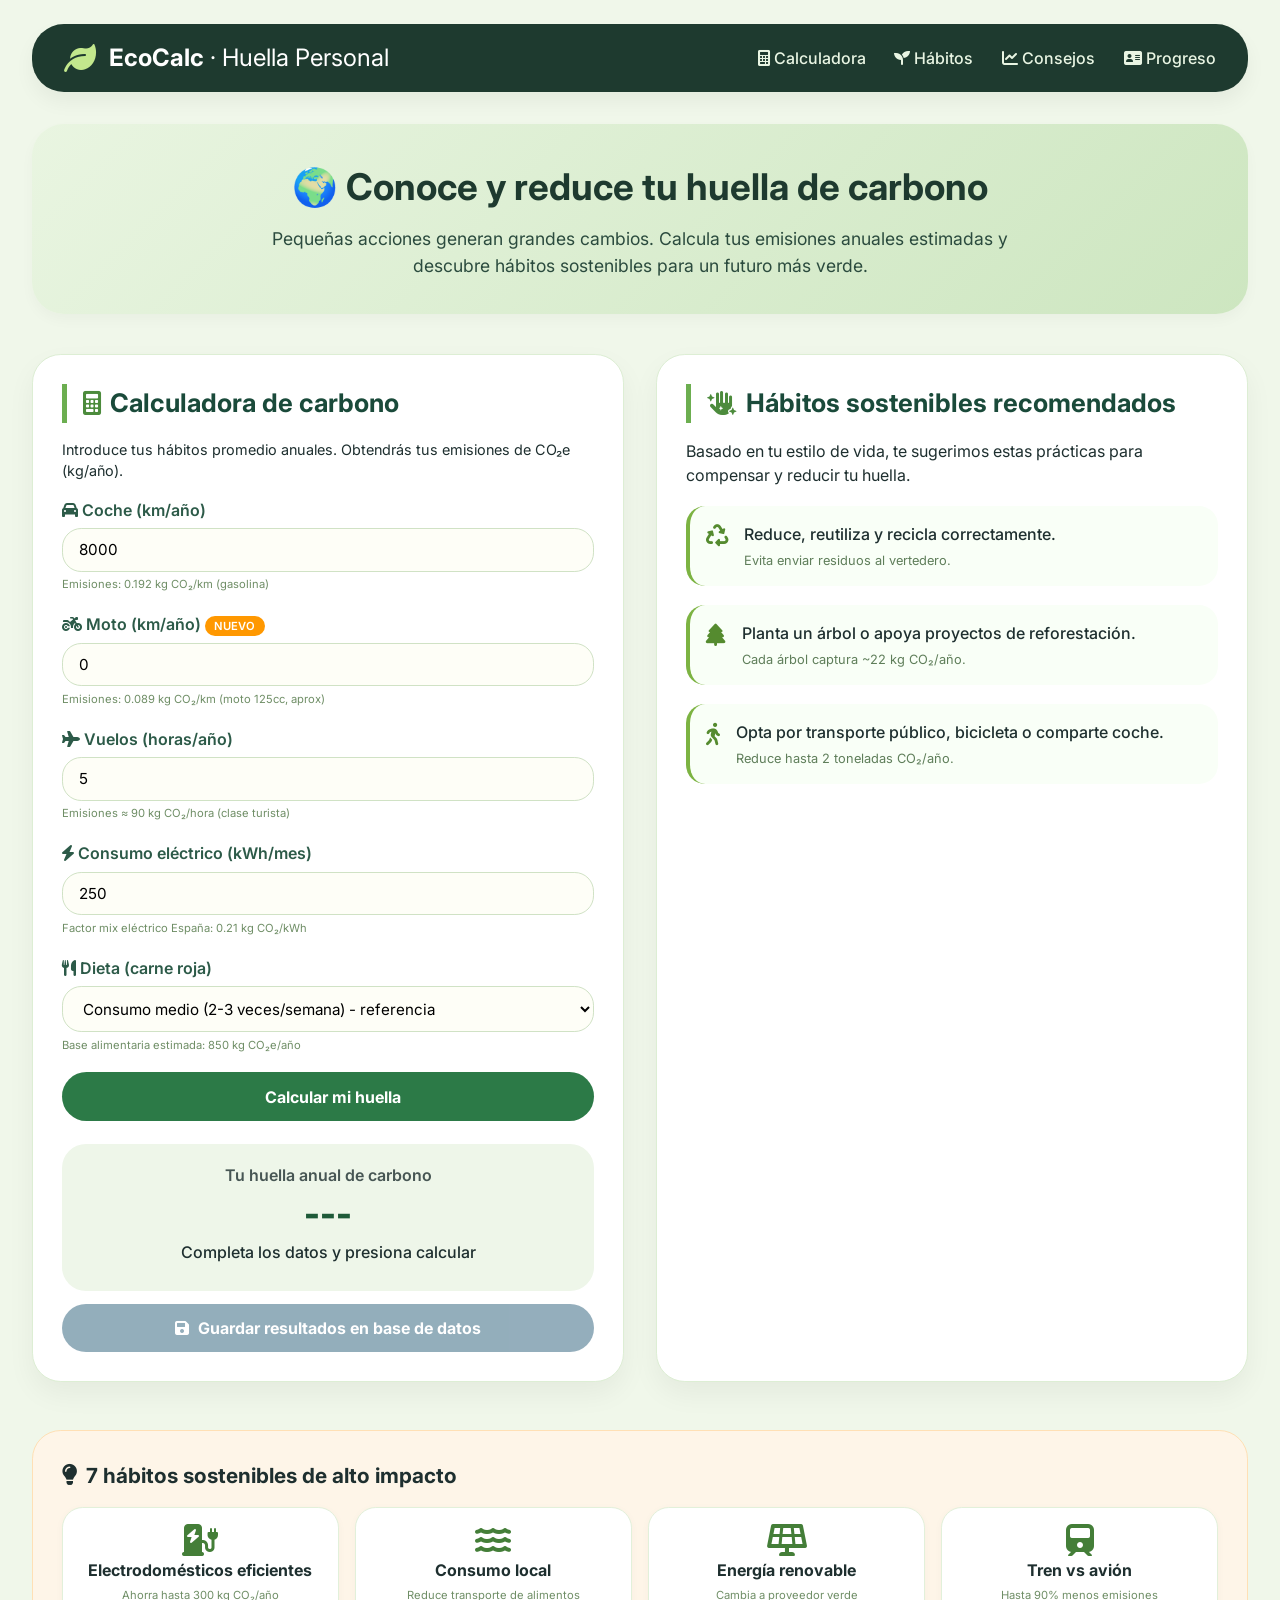
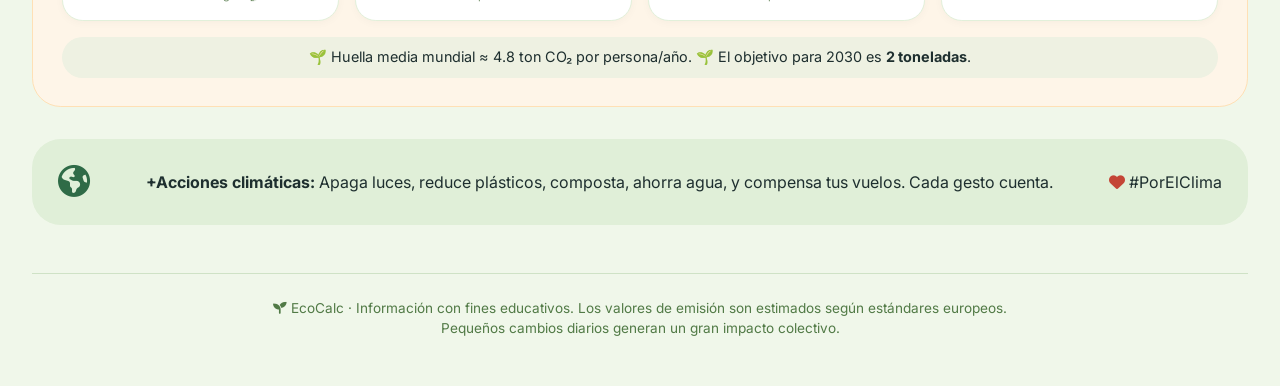
<file: index.html>
<!DOCTYPE html>
<html lang="es">
<head>
    <meta charset="UTF-8">
    <meta name="viewport" content="width=device-width, initial-scale=1.0, user-scalable=yes">
    <title>Huella de Carbono Personal + Hábitos Sostenibles | EcoCalc</title>
    <link href="https://fonts.googleapis.com/css2?family=Inter:opsz,wght@14..32,300;14..32,400;14..32,600;14..32,700&display=swap" rel="stylesheet">
    <link rel="stylesheet" href="https://cdnjs.cloudflare.com/ajax/libs/font-awesome/6.0.0-beta3/css/all.min.css">
    <link rel="stylesheet" href="styles.css">
</head>
<body>
<div class="container">
    <header>
        <div class="logo">
            <i class="fas fa-leaf"></i>
            <span>EcoCalc<span style="font-weight:400"> · Huella Personal</span></span>
        </div>
        <nav>
            <a href="#calculadora"><i class="fas fa-calculator"></i> Calculadora</a>
            <a href="#sostenible"><i class="fas fa-seedling"></i> Hábitos</a>
            <a href="#tips"><i class="fas fa-chart-line"></i> Consejos</a>
            <a href="usuario.html"><i class="fa-solid fa-address-card"></i> Progreso</a>
        </nav>
    </header>

    <div class="hero">
        <h1>🌍 Conoce y reduce tu huella de carbono</h1>
        <p>Pequeñas acciones generan grandes cambios. Calcula tus emisiones anuales estimadas y descubre hábitos sostenibles para un futuro más verde.</p>
    </div>

    <div class="two-col" id="calculadora">
        <div class="card">
            <h2><i class="fas fa-calculator"></i> Calculadora de carbono</h2>
            <p style="margin-bottom: 1rem; font-size: 0.9rem;">Introduce tus hábitos promedio anuales. Obtendrás tus emisiones de CO₂e (kg/año).</p>
            <form id="carbonForm">
                <div class="form-group">
                    <label><i class="fas fa-car"></i> Coche (km/año)</label>
                    <input type="number" id="kmCoche" value="8000" step="500" placeholder="Ej: 8000 km">
                    <small>Emisiones: 0.192 kg CO₂/km (gasolina)</small>
                </div>
                
                <!-- NUEVO: Campo para moto -->
                <div class="form-group">
                    <label><i class="fas fa-motorcycle"></i> Moto (km/año) <span class="badge-moto">NUEVO</span></label>
                    <input type="number" id="kmMoto" value="0" step="500" placeholder="Ej: 3000 km">
                    <small>Emisiones: 0.089 kg CO₂/km (moto 125cc, aprox)</small>
                </div>

                <div class="form-group">
                    <label><i class="fas fa-plane"></i> Vuelos (horas/año)</label>
                    <input type="number" id="horasVuelo" value="5" step="1" placeholder="Ej: 5 horas">
                    <small>Emisiones ≈ 90 kg CO₂/hora (clase turista)</small>
                </div>
                <div class="form-group">
                    <label><i class="fas fa-bolt"></i> Consumo eléctrico (kWh/mes)</label>
                    <input type="number" id="electricidadKwh" value="250" step="20" placeholder="kWh/mes">
                    <small>Factor mix eléctrico España: 0.21 kg CO₂/kWh</small>
                </div>
                <div class="form-group">
                    <label><i class="fas fa-utensils"></i> Dieta (carne roja)</label>
                    <select id="dieta">
                        <option value="alta">Alta carne roja (>4 veces/semana) +25% extra</option>
                        <option value="media" selected>Consumo medio (2-3 veces/semana) - referencia</option>
                        <option value="baja">Baja carne / vegetariana -20% huella base</option>
                        <option value="vegana">Vegana -35% huella alimentaria</option>
                    </select>
                    <small>Base alimentaria estimada: 850 kg CO₂e/año</small>
                </div>
                <button type="button" id="calcularBtn" class="btn-calcular"><i class="fas fa-chart-simple"></i> Calcular mi huella</button>
            </form>
            <div id="resultadoHuella" class="resultado">
                <span style="font-weight:600; opacity:0.8;">Tu huella anual de carbono</span>
                <div class="huella-valor" id="huellaNumero">---</div>
                <div id="clasificacionTexto" class="huella-clasificacion">Completa los datos y presiona calcular</div>
                <div id="comparativaMundo" style="font-size:0.8rem; margin-top:8px;"></div>
            </div>
            
            <!-- NUEVO: Botón para guardar y mensaje -->
            <button id="guardarBtn" class="btn-guardar" disabled>
                <i class="fas fa-save"></i> Guardar resultados en base de datos
            </button>
            <div id="mensajeGuardado" class="mensaje-guardado">
                <i class="fas fa-check-circle"></i> ¡Resultados guardados exitosamente!
            </div>
        </div>

        <div class="card" id="sostenible">
            <h2><i class="fas fa-hand-sparkles"></i> Hábitos sostenibles recomendados</h2>
            <p>Basado en tu estilo de vida, te sugerimos estas prácticas para compensar y reducir tu huella.</p>
            <div id="consejosPersonalizados" class="consejos-list">
                <div class="consejo-item">
                    <i class="fas fa-recycle"></i>
                    <div class="consejo-text"><p>Reduce, reutiliza y recicla correctamente.</p><small>Evita enviar residuos al vertedero.</small></div>
                </div>
                <div class="consejo-item">
                    <i class="fas fa-tree"></i>
                    <div class="consejo-text"><p>Planta un árbol o apoya proyectos de reforestación.</p><small>Cada árbol captura ~22 kg CO₂/año.</small></div>
                </div>
                <div class="consejo-item">
                    <i class="fas fa-walking"></i>
                    <div class="consejo-text"><p>Opta por transporte público, bicicleta o comparte coche.</p><small>Reduce hasta 2 toneladas CO₂/año.</small></div>
                </div>
            </div>
        </div>
    </div>

    <div class="tips-impacto" id="tips">
        <h3><i class="fas fa-lightbulb"></i> 7 hábitos sostenibles de alto impacto</h3>
        <div class="tips-grid">
            <div class="tip-card"><i class="fas fa-charging-station"></i><br><strong>Electrodomésticos eficientes</strong><br><small>Ahorra hasta 300 kg CO₂/año</small></div>
            <div class="tip-card"><i class="fas fa-water"></i><br><strong>Consumo local</strong><br><small>Reduce transporte de alimentos</small></div>
            <div class="tip-card"><i class="fas fa-solar-panel"></i><br><strong>Energía renovable</strong><br><small>Cambia a proveedor verde</small></div>
            <div class="tip-card"><i class="fas fa-train"></i><br><strong>Tren vs avión</strong><br><small>Hasta 90% menos emisiones</small></div>
        </div>
        <p style="margin-top: 1rem; font-size:0.9rem; background:#eef1e2; padding:0.6rem; border-radius:2rem; text-align:center;">
            🌱 Huella media mundial ≈ 4.8 ton CO₂ por persona/año. 🌱 El objetivo para 2030 es <strong>2 toneladas</strong>.
        </p>
    </div>

    <div style="background: #e0efd8; border-radius: 1.8rem; padding: 1.6rem; margin-bottom: 1rem;">
        <div style="display: flex; flex-wrap: wrap; gap: 1.8rem; align-items: center; justify-content: space-between;">
            <div><i class="fas fa-globe-americas" style="font-size: 2rem; color:#2f6b47;"></i></div>
            <div><strong>+Acciones climáticas:</strong> Apaga luces, reduce plásticos, composta, ahorra agua, y compensa tus vuelos. Cada gesto cuenta.</div>
            <div><i class="fas fa-heart" style="color:#c44536;"></i> #PorElClima</div>
        </div>
    </div>
    <footer>
        <i class="fas fa-seedling"></i> EcoCalc · Información con fines educativos. Los valores de emisión son estimados según estándares europeos. <br>
        Pequeños cambios diarios generan un gran impacto colectivo.
    </footer>
</div>

<script>
    // ============================================
    // FACTORES DE EMISIÓN
    // ============================================
    const FACTOR_COCHE = 0.192;        // kg CO₂ por km (gasolina)
    const FACTOR_MOTO = 0.089;         // kg CO₂ por km (moto 125cc)
    const FACTOR_VUELO_HORA = 90;      // kg CO₂ por hora de vuelo
    const FACTOR_ELECTRICIDAD = 0.21;  // kg CO₂ por kWh (mix España)
    const BASE_ALIMENTARIA = 850;      // kg CO₂e/año dieta media

    const DIETA_FACTORES = {
        alta: 1.25,
        media: 1.0,
        baja: 0.8,
        vegana: 0.65
    };

    // ============================================
    // VARIABLES GLOBALES
    // ============================================
    let ultimoTotalKg = 0;
    let ultimosDatos = {};

    // ============================================
    // DOM ELEMENTS
    // ============================================
    const kmCocheInput = document.getElementById('kmCoche');
    const kmMotoInput = document.getElementById('kmMoto');  // NUEVO
    const horasVueloInput = document.getElementById('horasVuelo');
    const electricidadInput = document.getElementById('electricidadKwh');
    const dietaSelect = document.getElementById('dieta');
    const calcularBtn = document.getElementById('calcularBtn');
    const guardarBtn = document.getElementById('guardarBtn');
    const mensajeGuardado = document.getElementById('mensajeGuardado');
    const huellaNumeroSpan = document.getElementById('huellaNumero');
    const clasificacionDiv = document.getElementById('clasificacionTexto');
    const comparativaSpan = document.getElementById('comparativaMundo');
    const consejosContainer = document.getElementById('consejosPersonalizados');

    // ============================================
    // FUNCIÓN PRINCIPAL: CALCULAR HUELLA
    // ============================================
    function calcularHuellaTotal() {
        let kmCoche = parseFloat(kmCocheInput.value) || 0;
        let kmMoto = parseFloat(kmMotoInput.value) || 0;   // NUEVO
        let horas = parseFloat(horasVueloInput.value) || 0;
        let kwhMes = parseFloat(electricidadInput.value) || 0;
        let dietaTipo = dietaSelect.value;

        // Emisiones por categoría
        const emisionesCoche = kmCoche * FACTOR_COCHE;
        const emisionesMoto = kmMoto * FACTOR_MOTO;        // NUEVO
        const emisionesVuelos = horas * FACTOR_VUELO_HORA;
        const emisionesElectricidad = (kwhMes * 12) * FACTOR_ELECTRICIDAD;
        const emisionesAlimentacion = BASE_ALIMENTARIA * (DIETA_FACTORES[dietaTipo] || 1.0);

        let totalKg = Math.round(
            emisionesCoche + emisionesMoto + emisionesVuelos + 
            emisionesElectricidad + emisionesAlimentacion
        );

        // Guardar datos para posibles usos futuros
        ultimosDatos = {
            kmCoche,
            kmMoto,
            horas,
            kwhMes,
            dietaTipo,
            emisionesCoche: Math.round(emisionesCoche),
            emisionesMoto: Math.round(emisionesMoto),
            emisionesVuelos: Math.round(emisionesVuelos),
            emisionesElectricidad: Math.round(emisionesElectricidad),
            emisionesAlimentacion: Math.round(emisionesAlimentacion),
            total: totalKg,
            fecha: new Date().toLocaleString()
        };

        ultimoTotalKg = totalKg;
        return totalKg;
    }

    // ============================================
    // ACTUALIZAR UI
    // ============================================
    function actualizarResultadosYConsejos() {
        let totalKg = calcularHuellaTotal();
        let totalToneladas = (totalKg / 1000).toFixed(2);
        huellaNumeroSpan.innerText = totalKg.toLocaleString() + " kg CO₂e";
        
        // Clasificación
        let mensajeClasificacion = "";
        if (totalKg < 2500) {
            mensajeClasificacion = "🌟 ¡Muy baja huella! Eres un ejemplo de sostenibilidad. Continúa inspirando.";
        } else if (totalKg < 5000) {
            mensajeClasificacion = "🌿 Huella moderada. Buenos hábitos, pero hay margen de mejora. Reduce vuelos o usa más transporte público.";
        } else if (totalKg < 8000) {
            mensajeClasificacion = "⚠️ Huella por encima de la media. Revisa transporte y eficiencia energética.";
        } else {
            mensajeClasificacion = "🌎 Huella muy alta. Cada acción cuenta: disminuye el coche, el consumo eléctrico y la carne roja.";
        }
        clasificacionDiv.innerText = mensajeClasificacion;
        
        // Comparativa mundial
        let tonMediaMundo = 4.8;
        let diferencia = (totalKg/1000 - tonMediaMundo).toFixed(1);
        if (totalKg/1000 > tonMediaMundo) {
            comparativaSpan.innerHTML = `📊 Superas la media mundial (${tonMediaMundo} tCO₂/año) en ${Math.abs(diferencia)} toneladas. ¡Reduce tu impacto!`;
        } else {
            comparativaSpan.innerHTML = `🌱 Estás por debajo de la media mundial (${tonMediaMundo} tCO₂/año). ¡Sigue así!`;
        }

        // Habilitar botón guardar
        guardarBtn.disabled = false;

        // ======== CONSEJOS PERSONALIZADOS ========
        let kmCoche = parseFloat(kmCocheInput.value) || 0;
        let kmMoto = parseFloat(kmMotoInput.value) || 0;   // NUEVO
        let horas = parseFloat(horasVueloInput.value) || 0;
        let kwhMes = parseFloat(electricidadInput.value) || 0;
        let dieta = dietaSelect.value;
        
        let consejosArray = [];
        
        // Consejo coche
        if (kmCoche > 5000) {
            consejosArray.push({
                icono: "fas fa-bicycle",
                titulo: "🚲 Reduce el uso del coche",
                desc: "Usa bici o transporte público. Compartir vehículo reduce emisiones hasta un 40%."
            });
        } else if (kmCoche > 2000) {
            consejosArray.push({
                icono: "fas fa-car-side",
                titulo: "🚗 Optimiza tus viajes",
                desc: "Planifica rutas, mantenimiento adecuado y conducción eficiente ahorra combustible."
            });
        } else {
            consejosArray.push({
                icono: "fas fa-person-walking",
                titulo: "🚶 ¡Buen trabajo en movilidad!",
                desc: "Sigue priorizando caminar o transporte limpio."
            });
        }

        // NUEVO: Consejo específico para moto
        if (kmMoto > 3000) {
            consejosArray.push({
                icono: "fas fa-motorcycle",
                titulo: "🛵 Moto: alternativa eficiente",
                desc: "La moto emite menos que el coche, pero sigue siendo fósil. Considera una moto eléctrica para cero emisiones."
            });
        } else if (kmMoto > 0) {
            consejosArray.push({
                icono: "fas fa-motorcycle",
                titulo: "🛵 Buen uso de la moto",
                desc: "Para distancias cortas, la moto es más eficiente que el coche. ¡Mantén la presión de neumáticos para ahorrar combustible!"
            });
        }
        
        // Consejo vuelos
        if (horas > 8) {
            consejosArray.push({
                icono: "fas fa-plane-slash",
                titulo: "✈️ Compensa tus vuelos",
                desc: "Evita vuelos cortos, prefiere tren. Si vuelas, compensa con proyectos de carbono."
            });
        } else if (horas > 2) {
            consejosArray.push({
                icono: "fas fa-tree",
                titulo: "🌳 Neutraliza vuelos",
                desc: "Planta árboles o dona a iniciativas climáticas para mitigar tu huella aérea."
            });
        } else {
            consejosArray.push({
                icono: "fas fa-train",
                titulo: "Alternativas verdes",
                desc: "Para distancias medias el tren emite hasta un 90% menos que el avión."
            });
        }
        
        // Consejo electricidad
        if (kwhMes > 300) {
            consejosArray.push({
                icono: "fas fa-plug",
                titulo: "⚡ Ahorro energético",
                desc: "Electrodomésticos clase A+++, bombillas LED y desconectar 'vampiros eléctricos'."
            });
        } else if (kwhMes > 150) {
            consejosArray.push({
                icono: "fas fa-solar-panel",
                titulo: "Energía renovable",
                desc: "Cambia a tarifa verde o instala paneles solares si es posible."
            });
        } else {
            consejosArray.push({
                icono: "fas fa-charging-station",
                titulo: "Bajo consumo eléctrico",
                desc: "Gran hábito, revisa que los equipos sean eficientes para mantenerlo."
            });
        }
        
        // Consejo alimentación
        if (dieta === "alta") {
            consejosArray.push({
                icono: "fas fa-carrot",
                titulo: "🥩 Reduce consumo de carne roja",
                desc: "Disminuir a 1-2 veces por semana baja hasta 500 kg CO₂ anuales."
            });
        } else if (dieta === "media") {
            consejosArray.push({
                icono: "fas fa-apple-alt",
                titulo: "🌽 Alimentación balanceada",
                desc: "Intenta aumentar vegetales y productos de proximidad. La dieta vegetariana reduce huella un 20-35%."
            });
        } else {
            consejosArray.push({
                icono: "fas fa-seedling",
                titulo: "🥗 Excelente dieta baja en carbono",
                desc: "¡Eres un referente! Comparte recetas y apoya la agricultura ecológica."
            });
        }
        
        // Consejo general
        consejosArray.push({
            icono: "fas fa-trash-alt",
            titulo: "Gestión de residuos",
            desc: "Reciclar vidrio, papel y orgánico; evita plásticos de un solo uso."
        });

        // Limitar a 6 consejos
        if (consejosArray.length > 6) consejosArray = consejosArray.slice(0,6);
        
        // Renderizar
        consejosContainer.innerHTML = "";
        consejosArray.forEach(consejo => {
            const itemDiv = document.createElement("div");
            itemDiv.className = "consejo-item";
            itemDiv.innerHTML = `
                <i class="${consejo.icono}"></i>
                <div class="consejo-text">
                    <p>${consejo.titulo}</p>
                    <small>${consejo.desc}</small>
                </div>
            `;
            consejosContainer.appendChild(itemDiv);
        });
    }

    function guardarEnBaseDeDatos(datos) {

        try {
            // Obtener historial existente
            let historial = JSON.parse(localStorage.getItem('ecocalc_historial') || '[]');
            
            // Añadir nuevo registro con timestamp
            const registro = {
                ...datos,
                id: Date.now(),
                guardado: new Date().toISOString()
            };
            
            historial.push(registro);
            localStorage.setItem('ecocalc_historial', JSON.stringify(historial));
            
            console.log('✅ Datos guardados en LocalStorage:', registro);
            mostrarMensajeExito();
            return true;
        } catch (error) {
            console.error('❌ Error guardando en LocalStorage:', error);
            alert('Error al guardar los datos. Por favor, intenta de nuevo.');
            return false;
        }

    function mostrarMensajeExito() {
        const mensaje = document.getElementById('mensajeGuardado');
        mensaje.classList.add('visible');
        setTimeout(() => {
            mensaje.classList.remove('visible');
        }, 5000);
    }

    calcularBtn.addEventListener('click', () => {
        actualizarResultadosYConsejos();
    });

    guardarBtn.addEventListener('click', () => {
        if (ultimoTotalKg === 0) {
            alert('Primero debes calcular tu huella de carbono.');
            return;
        }
        
        // Asegurar que los datos estén actualizados
        const datos = {
            ...ultimosDatos,
            totalToneladas: (ultimoTotalKg / 1000).toFixed(2),
            clasificacion: clasificacionDiv.innerText
        };
        
        guardarEnBaseDeDatos(datos);
    });

    // Enter en cualquier input ejecuta cálculo
    document.getElementById('carbonForm').addEventListener('submit', (e) => {
        e.preventDefault();
        actualizarResultadosYConsejos();
    });

    // Carga inicial
    window.addEventListener('DOMContentLoaded', () => {
        actualizarResultadosYConsejos();
    });
</script>
</body>
</html>
</file>
<file: styles.css>
* {
            margin: 0;
            padding: 0;
            box-sizing: border-box;
        }

        body {
            font-family: 'Inter', sans-serif;
            background: #f0f7ea;
            color: #1e2f2f;
            line-height: 1.5;
            scroll-behavior: smooth;
        }

        .container {
            max-width: 1280px;
            margin: 0 auto;
            padding: 1.5rem 2rem;
        }

        header {
            background: #1e3a2f;
            color: white;
            border-radius: 2rem;
            padding: 1rem 2rem;
            margin-bottom: 2rem;
            box-shadow: 0 10px 20px rgba(0,0,0,0.05);
            display: flex;
            flex-wrap: wrap;
            justify-content: space-between;
            align-items: center;
        }

        .logo {
            display: flex;
            align-items: center;
            gap: 0.8rem;
            font-size: 1.5rem;
            font-weight: 700;
        }

        .logo i {
            font-size: 2rem;
            color: #c3e88d;
        }

        nav {
            display: flex;
            gap: 1.8rem;
            flex-wrap: wrap;
        }

        nav a {
            color: #e9f5e3;
            text-decoration: none;
            font-weight: 500;
            transition: 0.2s;
        }

        nav a:hover {
            color: #d4f0a3;
            transform: translateY(-2px);
        }

        .hero {
            background: linear-gradient(135deg, #e9f5e1 0%, #cde6c0 100%);
            border-radius: 2rem;
            padding: 2.2rem 2rem;
            margin-bottom: 2.5rem;
            text-align: center;
            box-shadow: 0 6px 14px rgba(0,0,0,0.03);
        }

        .hero h1 {
            font-size: 2.3rem;
            font-weight: 700;
            color: #1e3a2f;
            margin-bottom: 0.75rem;
        }

        .hero p {
            font-size: 1.1rem;
            max-width: 750px;
            margin: 0 auto;
            color: #2b4b3e;
        }

        .two-col {
            display: grid;
            grid-template-columns: 1fr 1fr;
            gap: 2rem;
            margin-bottom: 3rem;
        }

        .card {
            background: white;
            border-radius: 1.8rem;
            padding: 1.8rem;
            box-shadow: 0 12px 28px rgba(0, 0, 0, 0.05);
            transition: transform 0.2s;
            border: 1px solid #ddeed4;
        }

        .card:hover {
            transform: translateY(-5px);
        }

        .card h2 {
            font-size: 1.6rem;
            margin-bottom: 1rem;
            display: flex;
            align-items: center;
            gap: 0.6rem;
            color: #1a4a3a;
            border-left: 5px solid #6cae50;
            padding-left: 1rem;
        }

        .card h2 i {
            font-size: 1.5rem;
            color: #4c8b3c;
        }

        .form-group {
            margin-bottom: 1.2rem;
        }

        label {
            font-weight: 600;
            display: block;
            margin-bottom: 0.4rem;
            color: #2c5a48;
        }

        input, select {
            width: 100%;
            padding: 0.7rem 1rem;
            border-radius: 1.2rem;
            border: 1.5px solid #d0e2c5;
            background: #fefef7;
            font-family: inherit;
            font-size: 0.95rem;
            transition: 0.2s;
        }

        input:focus, select:focus {
            outline: none;
            border-color: #6cae50;
            box-shadow: 0 0 0 3px rgba(108,174,80,0.2);
        }

        .btn-calcular, .btn-guardar {
            background: #2c7a47;
            color: white;
            border: none;
            padding: 0.9rem 1.2rem;
            border-radius: 2rem;
            font-weight: bold;
            font-size: 1rem;
            cursor: pointer;
            width: 100%;
            transition: all 0.2s;
            margin-top: 0.8rem;
            font-family: inherit;
            display: flex;
            justify-content: center;
            align-items: center;
            gap: 0.6rem;
        }

        .btn-calcular:hover, .btn-guardar:hover {
            background: #1e5a38;
            transform: scale(0.98);
        }

        .btn-guardar {
            background: #2a5f7a;
            margin-top: 0.5rem;
        }

        .btn-guardar:hover {
            background: #1a4a62;
        }

        .btn-guardar:disabled {
            opacity: 0.5;
            cursor: not-allowed;
        }

        .resultado {
            background: #eef6e9;
            border-radius: 1.5rem;
            padding: 1.2rem;
            margin: 1.4rem 0 0.8rem;
            text-align: center;
        }

        .huella-valor {
            font-size: 2.2rem;
            font-weight: 800;
            color: #1e5a38;
        }

        .huella-clasificacion {
            font-size: 1rem;
            font-weight: 500;
        }

        .consejos-list {
            display: flex;
            flex-direction: column;
            gap: 1.2rem;
            margin: 1.2rem 0 0.5rem;
        }

        .consejo-item {
            background: #f9fff7;
            padding: 1rem 1rem;
            border-radius: 1.2rem;
            display: flex;
            gap: 1rem;
            align-items: flex-start;
            border-left: 4px solid #7cb342;
        }

        .consejo-item i {
            font-size: 1.4rem;
            color: #558b2f;
            margin-top: 0.2rem;
        }

        .consejo-text p {
            font-weight: 500;
            margin-bottom: 0.25rem;
        }

        .consejo-text small {
            color: #5f7e5a;
            font-size: 0.8rem;
        }

        .tips-impacto {
            background: #fef5e8;
            border-radius: 1.8rem;
            padding: 1.8rem;
            margin-bottom: 2rem;
            border: 1px solid #ffe0b5;
        }

        .tips-impacto h3 {
            font-size: 1.3rem;
            margin-bottom: 1rem;
            display: flex;
            gap: 0.5rem;
            align-items: center;
        }

        .tips-grid {
            display: flex;
            flex-wrap: wrap;
            gap: 1rem;
            justify-content: space-between;
        }

        .tip-card {
            background: white;
            border-radius: 1.3rem;
            padding: 1rem;
            flex: 1;
            min-width: 160px;
            text-align: center;
            box-shadow: 0 2px 8px rgba(0,0,0,0.03);
            border: 1px solid #e2f0da;
        }

        .tip-card i {
            font-size: 2rem;
            color: #447e38;
        }

        /* Mensaje de éxito al guardar */
        .mensaje-guardado {
            background: #d4edda;
            color: #155724;
            padding: 0.8rem;
            border-radius: 1.2rem;
            margin-top: 0.8rem;
            text-align: center;
            display: none;
            font-weight: 500;
        }

        .mensaje-guardado.visible {
            display: block;
            animation: fadeIn 0.5s;
        }

        @keyframes fadeIn {
            from { opacity: 0; transform: translateY(-10px); }
            to { opacity: 1; transform: translateY(0); }
        }

        footer {
            margin-top: 3rem;
            text-align: center;
            padding: 1.5rem;
            border-top: 1px solid #cfe2c6;
            color: #517a46;
            font-size: 0.85rem;
        }

        @media (max-width: 800px) {
            .two-col {
                grid-template-columns: 1fr;
                gap: 1.5rem;
            }
            header {
                flex-direction: column;
                gap: 1rem;
                text-align: center;
            }
            .container {
                padding: 1rem;
            }
            .hero h1 {
                font-size: 1.8rem;
            }
        }

        small {
            display: block;
            margin-top: 0.3rem;
            font-size: 0.7rem;
            color: #6f8e66;
        }

        .badge-moto {
            background: #ff9800;
            color: white;
            padding: 0.2rem 0.6rem;
            border-radius: 1rem;
            font-size: 0.7rem;
            font-weight: 600;
        }
</file>
